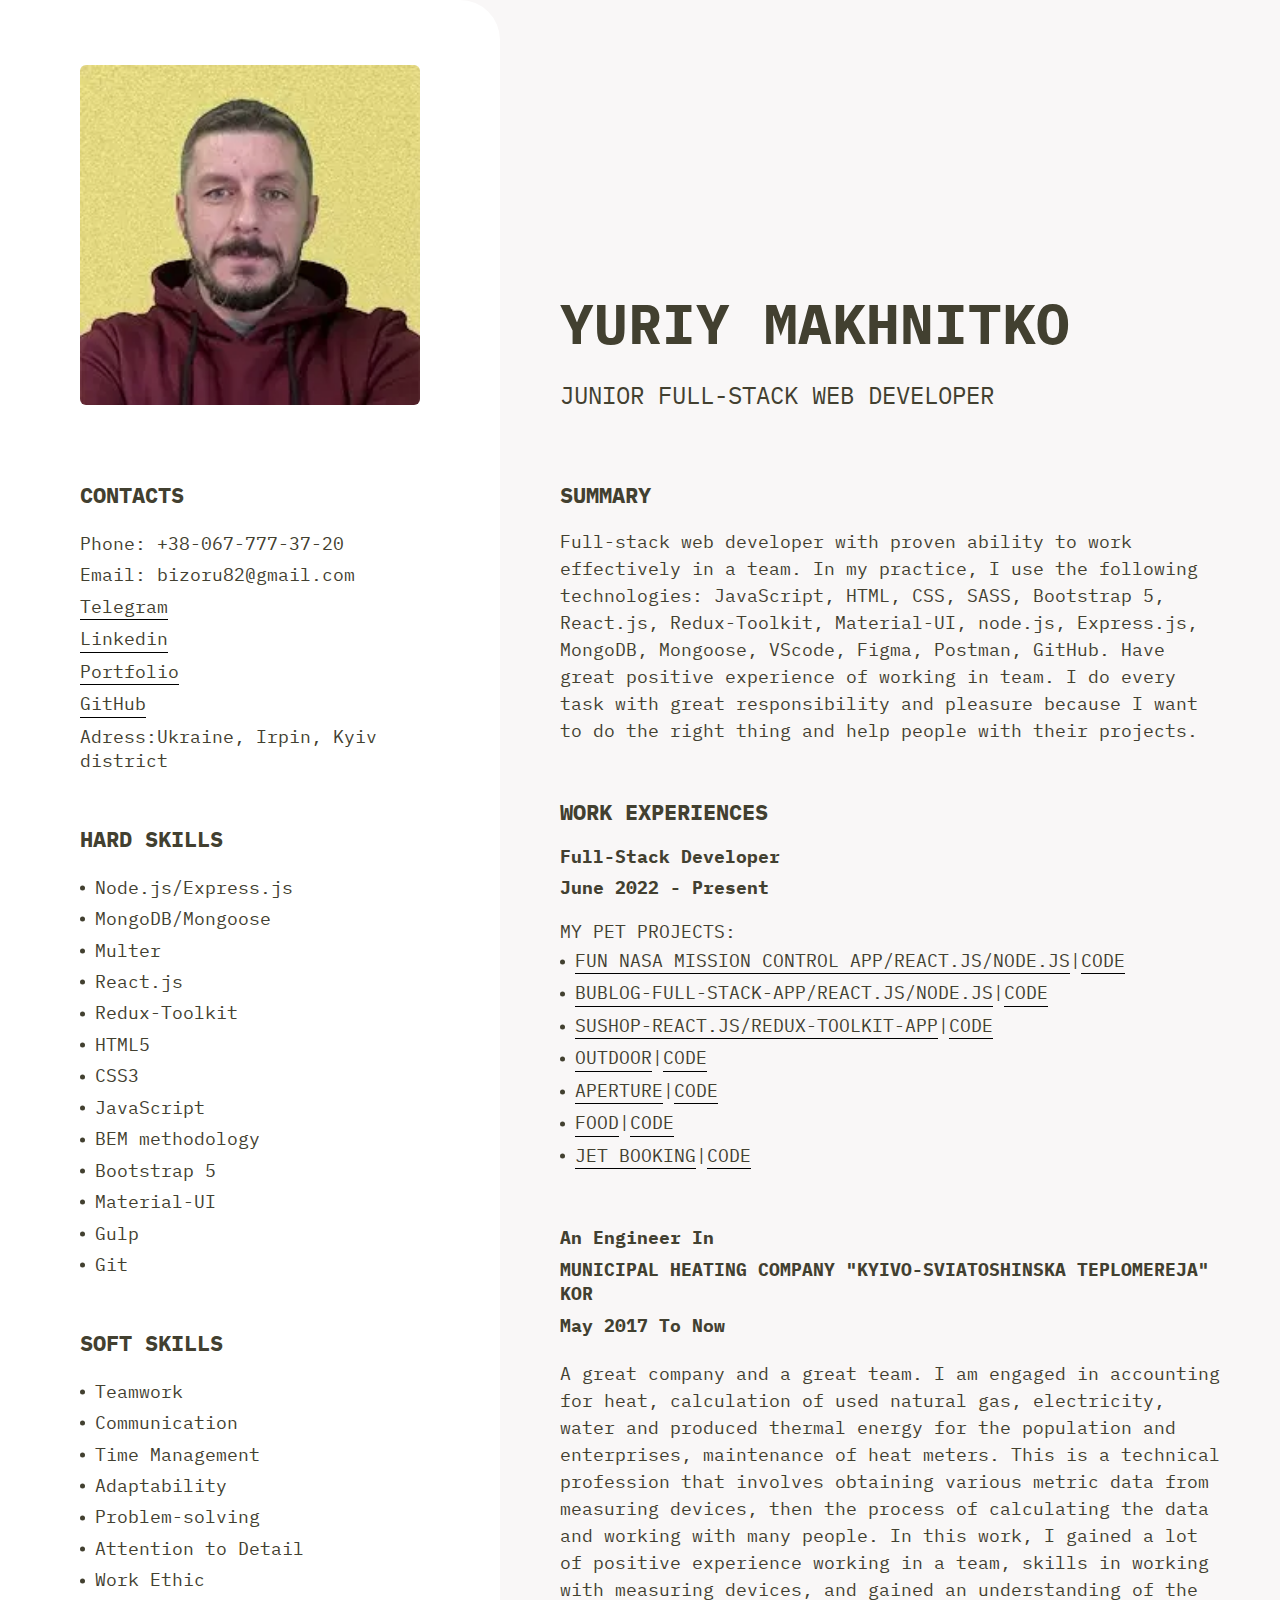
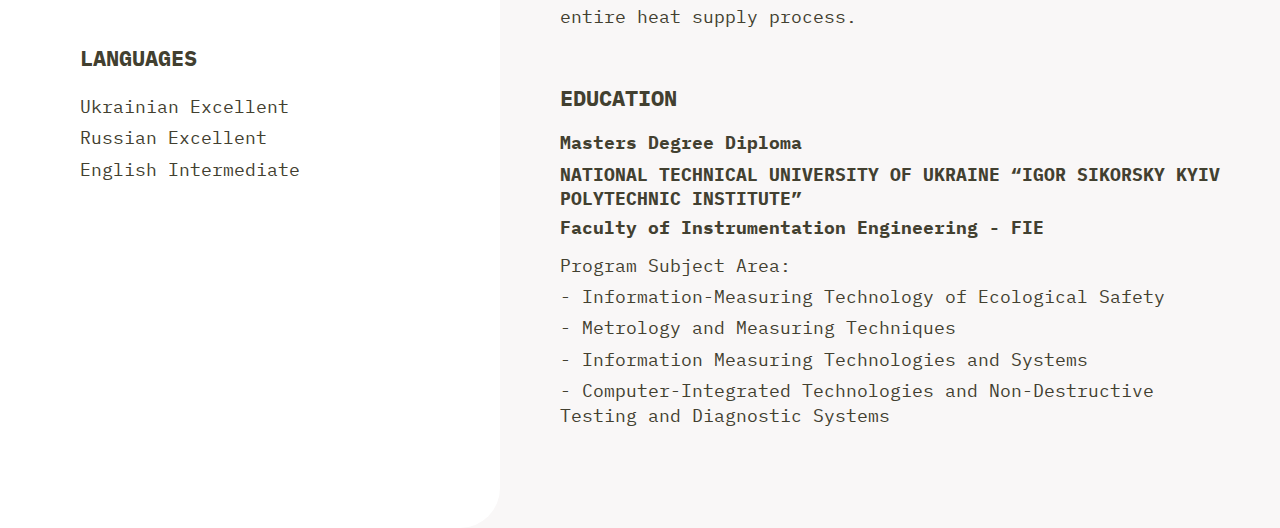
<file: index.html>
<!DOCTYPE html>
<html lang="ru">
  <head>
    <title>YDevelop</title>
    <meta charset="UTF-8" />
    <meta name="format-detection" content="telephone=no" />
    <!-- <style>body{opacity: 0;}</style> -->
    <link rel="stylesheet" href="css/style.min.css?_v=20230420145510" />
    <link rel="shortcut icon" href="favicon.ico" />
    <!-- <meta name="robots" content="noindex, nofollow"> -->
    <meta name="viewport" content="width=device-width, initial-scale=1.0" />
  </head>

  <body>
    <div class="wrapper">
      <header class="header">
        <div class="header__container"></div>
      </header>
      <main class="page">
        <div class="cv__container">
          <div class="cv">
            <div class="cv__left">
              <div class="cv__photo">
                <div class="cv__image-ibg">
                  <picture
                    ><source srcset="img/photocv.webp" type="image/webp" />
                    <img src="img/photocv.jpg" alt="cv"
                  /></picture>
                </div>
              </div>
              <div class="cv__contacts">
                <p class="cv__title">CONTACTS</p>
                <a href="tel:+380677773720" class="cv__phone"
                  ><span>Phone: +38-067-777-37-20</span></a
                >
                <a href="mailto:bizoru82@gmail.com" class="cv__email"
                  ><span>Email: bizoru82@gmail.com</span></a
                >
                <a href="tg://resolve?domain=@bizoru82" class="cv__telegram"
                  ><span>Telegram</span></a
                >
                <a
                  target="_blank"
                  href="https://www.linkedin.com/in/yuriy-makhnitko-253115259"
                  class="cv__linkedin"
                  ><span>Linkedin</span></a
                >
                <a
                  target="_blank"
                  href="https://yuramakhnitko.github.io/portfolio/"
                  class="cv__portfolio"
                  ><span>Portfolio</span></a
                >
                <a
                  target="_blank"
                  href="https://github.com/YuraMakhnitko"
                  class="cv__github"
                  ><span>GitHub</span></a
                >
                <p class="cv__adress">
                  <span>Adress:</span>Ukraine, Irpin, Kyiv district
                </p>
              </div>
              <div class="cv__skills">
                <p class="cv__title">HARD SKILLS</p>
                <ul class="cv__list-skills">
                  <li class="cv__skill">Node.js/Express.js</li>
                  <li class="cv__skill">MongoDB/Mongoose</li>
                  <li class="cv__skill">Multer</li>
                  <li class="cv__skill">React.js</li>
                  <li class="cv__skill">Redux-Toolkit</li>
                  <li class="cv__skill">HTML5</li>
                  <li class="cv__skill">CSS3</li>
                  <li class="cv__skill">JavaScript</li>
                  <li class="cv__skill">BEM methodology</li>
                  <li class="cv__skill">Bootstrap 5</li>
                  <li class="cv__skill">Material-UI</li>
                  <li class="cv__skill">Gulp</li>
                  <li class="cv__skill">Git</li>
                </ul>
                <p class="cv__title">SOFT SKILLS</p>
                <ul class="cv__list-skills">
                  <li class="cv__skill">Teamwork</li>
                  <li class="cv__skill">Communication</li>
                  <li class="cv__skill">Time Management</li>
                  <li class="cv__skill">Adaptability</li>
                  <li class="cv__skill">Problem-solving</li>
                  <li class="cv__skill">Attention to Detail</li>
                  <li class="cv__skill">Work Ethic</li>
                </ul>
              </div>
              <div class="cv__launguages">
                <p class="cv__title">Languages</p>
                <p class="cv__language">Ukrainian Excellent</p>
                <p class="cv__language">Russian Excellent</p>
                <p class="cv__language">English Intermediate</p>
              </div>
            </div>
            <div class="cv__right">
              <h1 class="cv__main-title">Yuriy Makhnitko</h1>
              <p class="cv__position">JUNIOR FULL-STACK WEB DEVELOPER</p>
              <div class="cv__work-exp">
                <p class="cv__right-title">SUMMARY</p>
                <p class="cv__summary">
                  Full-stack web developer with proven ability to work
                  effectively in a team. In my practice, I use the following
                  technologies: JavaScript, HTML, CSS, SASS, Bootstrap 5,
                  React.js, Redux-Toolkit, Material-UI, node.js, Express.js,
                  MongoDB, Mongoose, VScode, Figma, Postman, GitHub. Have great
                  positive experience of working in team. I do every task with
                  great responsibility and pleasure because I want to do the
                  right thing and help people with their projects.
                </p>
                <p class="cv__right-title">WORK EXPERIENCES</p>
                <p class="cv__work-sub-title">Full-stack developer</p>
                <p class="cv__work-sub-title">June 2022 - Present</p>
                <div class="cv__pet-projects">
                  <p class="cv__pet-title">My Pet Projects:</p>
                  <ul class="cv__projects-pet-list">
                    <li class="cv__pet">
                      <a
                        target="_blank"
                        href="https://nasa-fun-dashboard-git-main-yuramakhnitko.vercel.app"
                        class="cv__pet-link"
                        ><span
                          >FUN NASA Mission Control APP/REACT.JS/NODE.JS</span
                        ></a
                      ><span>|</span
                      ><a
                        target="_blank"
                        href="https://github.com/YuraMakhnitko/nasa-project"
                        class="cv__pet-code"
                        ><span>Code</span></a
                      >
                    </li>
                    <li class="cv__pet">
                      <a
                        target="_blank"
                        href="https://buglog-client.vercel.app/"
                        class="cv__pet-link"
                        ><span>BUBLOG-FULL-STACK-APP/REACT.JS/NODE.JS</span></a
                      ><span>|</span
                      ><a
                        target="_blank"
                        href="https://github.com/YuraMakhnitko/bublog-back"
                        class="cv__pet-code"
                        ><span>Code</span></a
                      >
                    </li>
                    <li class="cv__pet">
                      <a
                        target="_blank"
                        href="https://yura-makhnitko-github-io.vercel.app/"
                        class="cv__pet-link"
                        ><span>SUSHOP-REACT.JS/REDUX-TOOLKIT-APP</span></a
                      ><span>|</span
                      ><a
                        target="_blank"
                        href="https://github.com/YuraMakhnitko/YuraMakhnitko.github.io"
                        class="cv__pet-code"
                        ><span>Code</span></a
                      >
                    </li>
                    <li class="cv__pet">
                      <a
                        target="_blank"
                        href="https://yuramakhnitko.github.io/outdoor/"
                        class="cv__pet-link"
                        ><span>Outdoor</span></a
                      ><span>|</span
                      ><a
                        target="_blank"
                        href="https://github.com/yuramakhnitko/outdoor"
                        class="cv__pet-code"
                        ><span>Code</span></a
                      >
                    </li>
                    <li class="cv__pet">
                      <a
                        target="_blank"
                        href="https://yuramakhnitko.github.io/aperture/"
                        class="cv__pet-link"
                        ><span>Aperture</span></a
                      ><span>|</span
                      ><a
                        target="_blank"
                        href="https://github.com/YuraMakhnitko/aperture"
                        class="cv__pet-code"
                        ><span>Code</span></a
                      >
                    </li>
                    <li class="cv__pet">
                      <a
                        target="_blank"
                        href="https://yuramakhnitko.github.io/tastyfood/"
                        class="cv__pet-link"
                        ><span>Food</span></a
                      ><span>|</span
                      ><a
                        target="_blank"
                        href="https://github.com/YuraMakhnitko/tastyfood"
                        class="cv__pet-code"
                        ><span>Code</span></a
                      >
                    </li>

                    <li class="cv__pet">
                      <a
                        target="_blank"
                        href="https://yuramakhnitko.github.io/jetbooking/"
                        class="cv__pet-link"
                        ><span>Jet Booking</span></a
                      ><span>|</span
                      ><a
                        target="_blank"
                        href="https://github.com/YuraMakhnitko/jetbooking"
                        class="cv__pet-code"
                        ><span>Code</span></a
                      >
                    </li>
                  </ul>
                </div>
                <p class="cv__work-sub-title">An engineer in</p>
                <p class="cv__work-sub-title cv__work-sub-title_upper">
                  Municipal heating company "Kyivo-Sviatoshinska teplomereja"
                  KOR
                </p>
                <p class="cv__work-sub-title">May 2017 to now</p>
                <p class="cv__work-text">
                  A great company and a great team. I am engaged in accounting
                  for heat, calculation of used natural gas, electricity, water
                  and produced thermal energy for the population and
                  enterprises, maintenance of heat meters. This is a technical
                  profession that involves obtaining various metric data from
                  measuring devices, then the process of calculating the data
                  and working with many people. In this work, I gained a lot of
                  positive experience working in a team, skills in working with
                  measuring devices, and gained an understanding of the entire
                  heat supply process.
                </p>
              </div>
              <div class="cv__education">
                <p class="cv__right-title">EDUCATION</p>
                <p class="cv__diploma">Masters degree diploma</p>
                <p class="cv__un">
                  National Technical University of Ukraine “Igor Sikorsky Kyiv
                  Polytechnic Institute”
                </p>
                <p class="cv__pbf">
                  Faculty of Instrumentation Engineering - FIE
                </p>
                <p class="cv__faculty">Program Subject Area:</p>
                <ul class="cv__subj">
                  <li class="cv__subject">
                    - Information-Measuring Technology of Ecological Safety
                  </li>
                  <li class="cv__subject">
                    - Metrology and Measuring Techniques
                  </li>
                  <li class="cv__subject">
                    - Information Measuring Technologies and Systems
                  </li>
                  <li class="cv__subject">
                    - Computer-Integrated Technologies and Non-Destructive
                    Testing and Diagnostic Systems
                  </li>
                </ul>
              </div>
              <!-- <div class="cv__pet-projects">
                <p class="cv__right-title">Pet Projects</p>
                <ul class="cv__projects-pet-list">
                  <li class="cv__pet">
                    <a
                      target="_blank"
                      href="https://yuramakhnitko.github.io/outdoor/"
                      class="cv__pet-link"
                      ><span>Outdoor</span></a
                    ><span>|</span
                    ><a
                      target="_blank"
                      href="https://github.com/yuramakhnitko/outdoor"
                      class="cv__pet-code"
                      ><span>Code</span></a
                    >
                  </li>
                  <li class="cv__pet">
                    <a
                      target="_blank"
                      href="https://yuramakhnitko.github.io/aperture/"
                      class="cv__pet-link"
                      ><span>Aperture</span></a
                    ><span>|</span
                    ><a
                      target="_blank"
                      href="https://github.com/YuraMakhnitko/aperture"
                      class="cv__pet-code"
                      ><span>Code</span></a
                    >
                  </li>
                  <li class="cv__pet">
                    <a
                      target="_blank"
                      href="https://yuramakhnitko.github.io/tastyfood/"
                      class="cv__pet-link"
                      ><span>Food</span></a
                    ><span>|</span
                    ><a
                      target="_blank"
                      href="https://github.com/YuraMakhnitko/tastyfood"
                      class="cv__pet-code"
                      ><span>Code</span></a
                    >
                  </li>

                  <li class="cv__pet">
                    <a
                      target="_blank"
                      href="https://yuramakhnitko.github.io/jetbooking/"
                      class="cv__pet-link"
                      ><span>Jet Booking</span></a
                    ><span>|</span
                    ><a
                      target="_blank"
                      href="https://github.com/YuraMakhnitko/jetbooking"
                      class="cv__pet-code"
                      ><span>Code</span></a
                    >
                  </li>
                </ul>
              </div> -->
            </div>
          </div>
        </div>
      </main>
      <footer class="footer">
        <div class="footer__container"></div>
      </footer>
    </div>
    <!-- 
<div id="popup" aria-hidden="true" class="popup">
	<div class="popup__wrapper">
		<div class="popup__content">
			<button data-close type="button" class="popup__close">Закрыть</button>
			<div class="popup__text">
			</div>
		</div>
	</div>
</div>
 -->
    <script src="js/app.min.js?_v=20230420145510"></script>
  </body>
</html>
</file>
<file: css/style.min.css>
@charset "UTF-8";@font-face{font-family:IBMPlexMono;font-display:swap;src:url(../fonts/IBMPlexMono-Bold.woff2) format("woff2"),url(../fonts/IBMPlexMono-Bold.woff) format("woff");font-weight:700;font-style:normal}@font-face{font-family:IBMPlexMono;font-display:swap;src:url(../fonts/IBMPlexMono-Regular.woff2) format("woff2"),url(../fonts/IBMPlexMono-Regular.woff) format("woff");font-weight:400;font-style:normal}*{padding:0;margin:0;border:0}*,:after,:before{-webkit-box-sizing:border-box;box-sizing:border-box}body,html{height:100%;min-width:320px}body{color:#000;line-height:1;font-family:IBMPlexMono;font-size:1.125rem;-ms-text-size-adjust:100%;-moz-text-size-adjust:100%;-webkit-text-size-adjust:100%;-webkit-font-smoothing:antialiased;-moz-osx-font-smoothing:grayscale}button,input,textarea{font-family:IBMPlexMono;font-size:inherit}button{cursor:pointer;color:inherit;background-color:inherit}a{color:inherit}a:link,a:visited{text-decoration:none}a:hover{text-decoration:none}ul li{list-style:none}img{vertical-align:top}h1,h2,h3,h4,h5,h6{font-weight:inherit;font-size:inherit}.lock body{overflow:hidden;-ms-touch-action:none;touch-action:none}.wrapper{min-height:100%;display:-webkit-box;display:-ms-flexbox;display:flex;-webkit-box-orient:vertical;-webkit-box-direction:normal;-ms-flex-direction:column;flex-direction:column;overflow:hidden;background:#e5e5e5;color:#424030}.wrapper>main{-webkit-box-flex:1;-ms-flex:1 1 auto;flex:1 1 auto}.wrapper>*{min-width:0}[class*=__container]{max-width:90rem;-webkit-box-sizing:content-box;box-sizing:content-box;margin:0 auto}[class*=-ibg]{position:relative}[class*=-ibg] img{position:absolute;width:100%;height:100%;top:0;left:0;-o-object-fit:cover;object-fit:cover}[class*=-ibg_contain] img{-o-object-fit:contain;object-fit:contain}.cv{display:-ms-grid;display:grid;-ms-grid-columns:500px 1fr;grid-template-columns:500px 1fr;-webkit-column-gap:60px;-moz-column-gap:60px;column-gap:60px;padding:0 50px 0 0;background:#f9f7f7}.cv__left{padding:65px 80px 130px 80px;display:-webkit-box;display:-ms-flexbox;display:flex;-webkit-box-orient:vertical;-webkit-box-direction:normal;-ms-flex-direction:column;flex-direction:column;background:#fff;height:1500px;border-top-right-radius:40px;border-bottom-right-radius:40px;height:100%}.cv__photo{padding-bottom:25px;border-radius:27% 73% 79% 21%/98% 42% 58% 2%}.cv__photo:not(:last-child){margin-bottom:50px}.cv__image-ibg{padding-bottom:100%;border-radius:6px;overflow:hidden}.cv__contacts{display:-webkit-box;display:-ms-flexbox;display:flex;-webkit-box-orient:vertical;-webkit-box-direction:normal;-ms-flex-direction:column;flex-direction:column;row-gap:7px}.cv__contacts:not(:last-child){margin-bottom:50px}.cv__title{font-size:22px;line-height:1.36;text-transform:uppercase;font-weight:700}.cv__title:not(:last-child){margin-bottom:15px}.cv__position{font-size:24px}.cv__phone{line-height:1.36}.cv__email{line-height:1.36}.cv__telegram span{display:inline-block;line-height:1.36;border-bottom:1px solid #000}.cv__linkedin span{display:inline-block;line-height:1.36;border-bottom:1px solid #000}.cv__portfolio span{display:inline-block;line-height:1.36;border-bottom:1px solid #000}.cv__github span{display:inline-block;line-height:1.36;border-bottom:1px solid #000}.cv__adress{line-height:1.36}.cv__skills{display:-webkit-box;display:-ms-flexbox;display:flex;-webkit-box-orient:vertical;-webkit-box-direction:normal;-ms-flex-direction:column;flex-direction:column}.cv__skills:not(:last-child){margin-bottom:50px}.cv__list-skills{margin-top:7px;display:-webkit-box;display:-ms-flexbox;display:flex;-webkit-box-orient:vertical;-webkit-box-direction:normal;-ms-flex-direction:column;flex-direction:column;row-gap:7px}.cv__list-skills:not(:last-child){margin-bottom:50px}.cv__skill{line-height:1.36;position:relative;padding-left:15px}.cv__skill::before{content:"";position:absolute;top:50%;left:0;width:5px;height:5px;border-radius:50%;background-color:#424030;-webkit-transform:translate(0,-50%);-ms-transform:translate(0,-50%);transform:translate(0,-50%)}.cv__launguages{display:-webkit-box;display:-ms-flexbox;display:flex;-webkit-box-orient:vertical;-webkit-box-direction:normal;-ms-flex-direction:column;flex-direction:column;row-gap:7px}.cv__launguages:not(:last-child){margin-bottom:50px}.cv__language{line-height:1.36}.cv__right{display:-webkit-box;display:-ms-flexbox;display:flex;-webkit-box-orient:vertical;-webkit-box-direction:normal;-ms-flex-direction:column;flex-direction:column;row-gap:7px;padding:295px 0 100px 0}.cv__main-title{font-size:56px;font-weight:700;text-transform:uppercase}.cv__main-title:not(:last-child){margin-bottom:25px}.cv__work-exp{display:-webkit-box;display:-ms-flexbox;display:flex;-webkit-box-orient:vertical;-webkit-box-direction:normal;-ms-flex-direction:column;flex-direction:column;margin-top:70px;row-gap:7px}.cv__work-exp:not(:last-child){margin-bottom:50px}.cv__right-title{font-size:22px;font-weight:700}.cv__right-title:not(:last-child){margin-bottom:15px}.cv__work-sub-title{line-height:1.36;font-weight:700;text-transform:capitalize}.cv__work-sub-title_upper{text-transform:uppercase}.cv__work-text{margin-top:15px;line-height:1.5}.cv__education{display:-webkit-box;display:-ms-flexbox;display:flex;-webkit-box-orient:vertical;-webkit-box-direction:normal;-ms-flex-direction:column;flex-direction:column;row-gap:7px}.cv__education:not(:last-child){margin-bottom:50px}.cv__diploma{text-transform:capitalize;font-weight:700;line-height:1.36}.cv__un{font-weight:700;line-height:1.36;text-transform:uppercase}.cv__pbf{font-weight:700}.cv__faculty{line-height:1.36;margin-top:10px}.cv__subj{line-height:1.36;display:-webkit-box;display:-ms-flexbox;display:flex;-webkit-box-orient:vertical;-webkit-box-direction:normal;-ms-flex-direction:column;flex-direction:column;row-gap:7px}.cv__pet-projects:not(:last-child){margin-bottom:50px}.cv__projects-pet-list{display:-webkit-box;display:-ms-flexbox;display:flex;-webkit-box-orient:vertical;-webkit-box-direction:normal;-ms-flex-direction:column;flex-direction:column;row-gap:7px}.cv__pet{line-height:1.36;position:relative;padding-left:15px}.cv__pet::before{content:"";position:absolute;top:50%;left:0;width:5px;height:5px;border-radius:50%;background-color:#424030;-webkit-transform:translate(0,-50%);-ms-transform:translate(0,-50%);transform:translate(0,-50%)}.cv__pet-link span{text-transform:uppercase;display:inline-block;line-height:1.36;border-bottom:1px solid #000}.cv__pet-code span{text-transform:uppercase;display:inline-block;line-height:1.36;border-bottom:1px solid #000}.cv__pet-title{margin-top:15px;text-transform:uppercase}.cv__pet-title:not(:last-child){margin-bottom:8px}.cv__summary{line-height:1.5}.cv__summary:not(:last-child){margin-bottom:50px}
</file>
